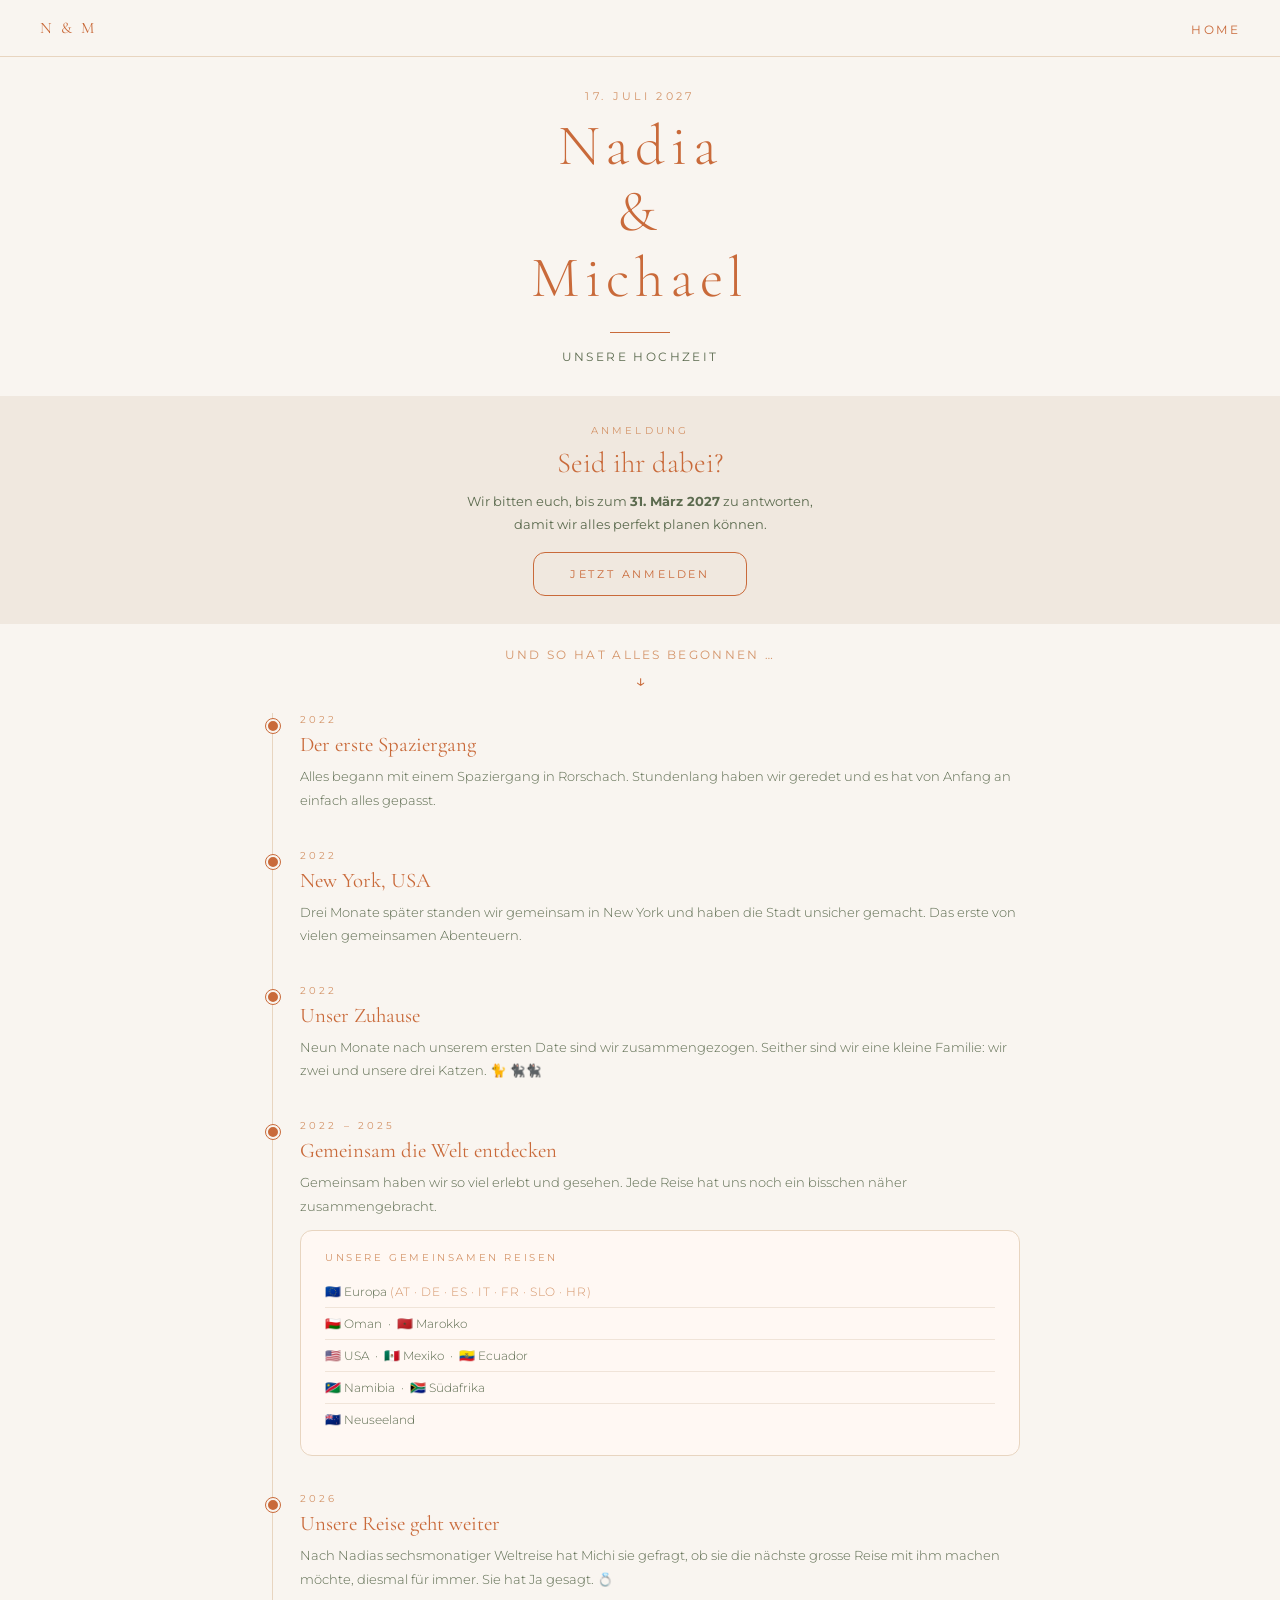
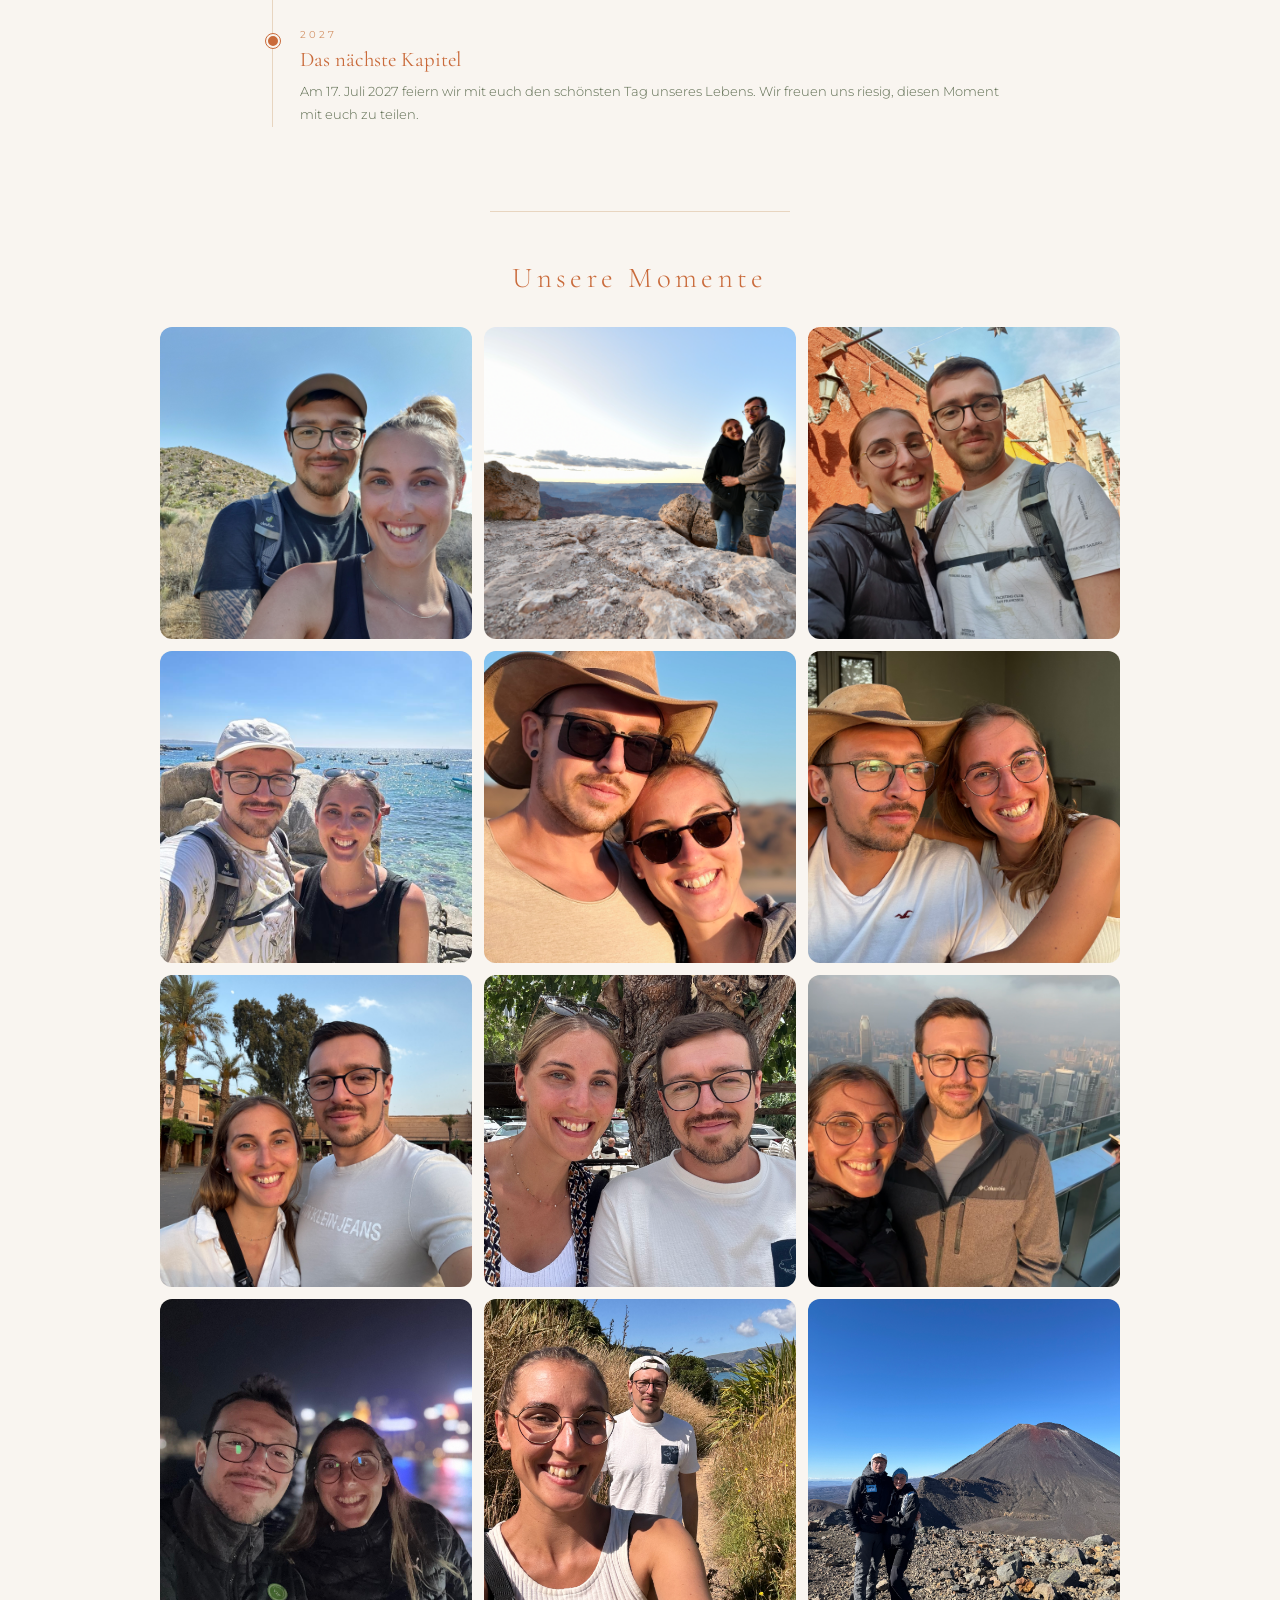
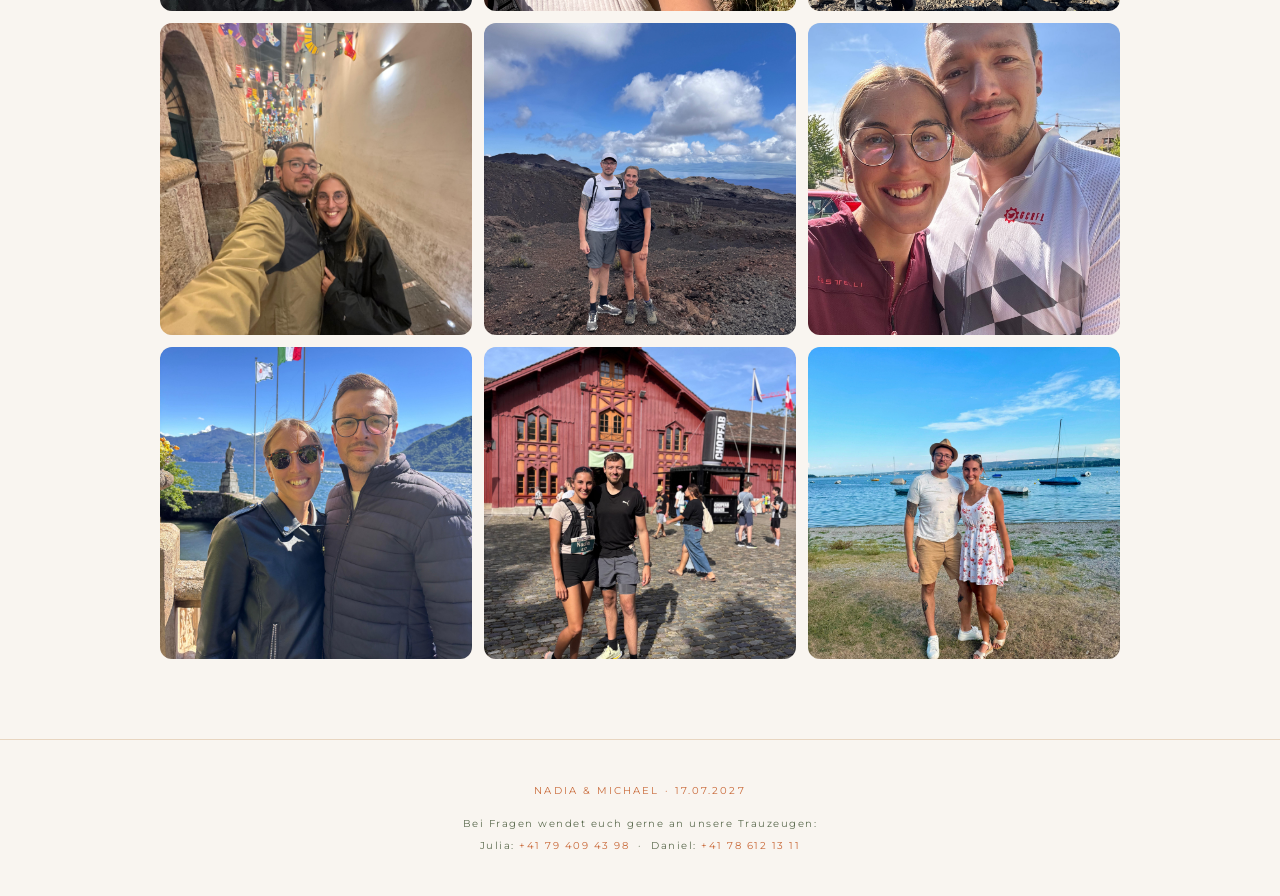
<file: home.html>
<!DOCTYPE html>
<html lang="de">
<head>
  <meta charset="UTF-8" />
  <meta name="viewport" content="width=device-width, initial-scale=1.0"/>
  <title>Nadia & Michael – Home</title>
  <link href="https://fonts.googleapis.com/css2?family=Cormorant+Garamond:ital,wght@0,300;0,400;1,300;1,400&family=Montserrat:wght@300;400&display=swap" rel="stylesheet"/>
  <style>
    * { margin: 0; padding: 0; box-sizing: border-box; }

    body {
      background-color: #f9f5f0;
      font-family: 'Montserrat', sans-serif;
      color: #5C6B4F;
    }

    nav {
      background-color: #f9f5f0;
      border-bottom: 1px solid #e8d5c0;
      padding: 18px 40px;
      display: flex;
      justify-content: space-between;
      align-items: center;
      position: sticky;
      top: 0;
      z-index: 100;
    }

    .nav-logo {
      font-family: 'Cormorant Garamond', serif;
      font-size: 1rem;
      letter-spacing: 0.15em;
      color: #C96A3A;
    }

    .nav-links a {
      font-size: 0.75rem;
      letter-spacing: 0.2em;
      text-transform: uppercase;
      color: #5C6B4F;
      text-decoration: none;
      margin-left: 32px;
      transition: color 0.3s;
    }

    .nav-links a:hover,
    .nav-links a.active { color: #C96A3A; }

    .nav-infos,
    .nav-wunsch { display: none; }

    /* ── Hero ── */
    .hero {
      text-align: center;
      padding: 32px 20px 16px;
    }

    .hero-sub {
      font-size: 0.7rem;
      letter-spacing: 0.3em;
      text-transform: uppercase;
      color: #D4956A;
      margin-bottom: 10px;
    }

    .hero h1 {
      font-family: 'Cormorant Garamond', serif;
      font-size: clamp(2.2rem, 6vw, 3.6rem);
      font-weight: 300;
      color: #C96A3A;
      letter-spacing: 0.1em;
      line-height: 1.15;
    }

    .hero-divider {
      width: 60px;
      height: 1px;
      background: #C96A3A;
      margin: 20px auto 0;
    }

    .hero-tagline {
      font-size: 0.75rem;
      letter-spacing: 0.2em;
      text-transform: uppercase;
      color: #5C6B4F;
      text-align: center;
      padding: 16px 0;
    }

    /* ── Schlichte Trennlinie ── */
    .simple-divider {
      width: 100%;
      max-width: 300px;
      height: 1px;
      background: #e8d5c0;
      margin: 28px auto;
    }

    /* ── RSVP ── */
    .rsvp-section {
      background: #f0e8df;
      text-align: center;
      padding: 28px 20px;
    }

    .rsvp-section .label {
      font-size: 0.65rem;
      letter-spacing: 0.3em;
      text-transform: uppercase;
      color: #D4956A;
      margin-bottom: 8px;
      display: block;
    }

    .rsvp-section h2 {
      font-family: 'Cormorant Garamond', serif;
      font-size: 1.8rem;
      font-weight: 300;
      color: #C96A3A;
      margin-bottom: 10px;
    }

    .rsvp-section p {
      font-size: 0.8rem;
      color: #5C6B4F;
      line-height: 1.8;
      margin-bottom: 16px;
    }

    .rsvp-btn {
      display: inline-block;
      padding: 14px 36px;
      border: 1px solid #C96A3A;
      border-radius: 12px;
      color: #C96A3A;
      font-size: 0.7rem;
      letter-spacing: 0.25em;
      text-transform: uppercase;
      text-decoration: none;
      transition: all 0.3s;
    }

    .rsvp-btn:hover {
      background: #C96A3A;
      color: #fff;
    }

    /* ── Story Bridge ── */
    .story-bridge {
      text-align: center;
      padding: 24px 20px 0;
    }

    .story-bridge p {
      font-size: 0.72rem;
      letter-spacing: 0.2em;
      text-transform: uppercase;
      color: #D4956A;
    }

    .story-bridge-arrow {
      font-size: 1.1rem;
      color: #C96A3A;
      margin: 10px auto 0;
      display: block;
      text-align: center;
      line-height: 1;
      animation: bounce 1.8s infinite;
    }

    @keyframes bounce {
      0%, 100% { transform: translateY(0); }
      50%       { transform: translateY(5px); }
    }

    /* ── Timeline ── */
    .timeline-section {
      max-width: 800px;
      margin: 0 auto;
      padding: 24px 20px 20px;
    }

    .timeline {
      position: relative;
      padding-left: 40px;
    }

    .timeline::before {
      content: '';
      position: absolute;
      left: 12px;
      top: 0;
      bottom: 0;
      width: 1px;
      background: #e8d5c0;
    }

    .timeline-item {
      position: relative;
      margin-bottom: 36px;
    }

    .timeline-item::before {
      content: '';
      position: absolute;
      left: -34px;
      top: 6px;
      width: 10px;
      height: 10px;
      border-radius: 50%;
      background: #C96A3A;
      border: 2px solid #f9f5f0;
      outline: 1px solid #C96A3A;
    }

    .timeline-year {
      font-size: 0.65rem;
      letter-spacing: 0.3em;
      text-transform: uppercase;
      color: #D4956A;
      margin-bottom: 6px;
    }

    .timeline-title {
      font-family: 'Cormorant Garamond', serif;
      font-size: 1.3rem;
      font-weight: 400;
      color: #C96A3A;
      margin-bottom: 8px;
    }

    .timeline-text {
      font-size: 0.82rem;
      line-height: 1.8;
      color: #5C6B4F;
      font-weight: 300;
    }

    /* ── Reisen-Box ── */
    .reisen-box {
      background: #fff8f3;
      border: 1px solid #e8d5c0;
      border-radius: 12px;
      padding: 20px 24px;
      margin-top: 12px;
    }

    .reisen-box .reisen-label {
      font-size: 0.65rem;
      letter-spacing: 0.25em;
      text-transform: uppercase;
      color: #D4956A;
      margin-bottom: 12px;
      display: block;
    }

    .reisen-list {
      list-style: none;
      font-size: 0.78rem;
      color: #5C6B4F;
      font-weight: 300;
    }

    .reisen-list li {
      padding: 8px 0;
      border-bottom: 1px solid #f0e4d8;
    }

    .reisen-list li:last-child { border-bottom: none; }

    .reisen-countries {
      font-size: 0.72rem;
      color: #D4956A;
      letter-spacing: 0.05em;
    }

    /* ── Galerie ── */
    .galerie-section {
      max-width: 1000px;
      margin: 0 auto;
      padding: 20px 20px 80px;
    }

    .galerie-section h2 {
      font-family: 'Cormorant Garamond', serif;
      font-size: 1.8rem;
      font-weight: 300;
      text-align: center;
      letter-spacing: 0.15em;
      color: #C96A3A;
      margin-bottom: 32px;
    }

    .galerie-grid {
      display: grid;
      grid-template-columns: repeat(3, 1fr);
      gap: 12px;
    }

    .galerie-placeholder {
      aspect-ratio: 1;
      background: #f0e8df;
      border-radius: 12px;
      overflow: hidden;
    }

    .galerie-placeholder img {
      width: 100%;
      height: 100%;
      object-fit: cover;
      display: block;
    }

    /* ── Footer ── */
    footer {
      text-align: center;
      padding: 40px 20px;
      border-top: 1px solid #e8d5c0;
      font-size: 0.65rem;
      letter-spacing: 0.2em;
      text-transform: uppercase;
      color: #C96A3A;
      line-height: 2.2;
    }

    footer .trauzeugen {
      margin-top: 10px;
      font-size: 0.62rem;
      color: #5C6B4F;
      letter-spacing: 0.15em;
      text-transform: none;
    }

    footer .trauzeugen a {
      color: #C96A3A;
      text-decoration: none;
    }

    @media (max-width: 600px) {
      nav { padding: 16px 20px; }
      .nav-logo { font-size: 1rem; }
      .nav-links a { margin-left: 16px; font-size: 0.65rem; }
      .galerie-grid { grid-template-columns: repeat(2, 1fr); }
    }
  </style>
</head>
<body>

  <nav>
    <div class="nav-logo">N & M</div>
    <div class="nav-links">
      <a href="home.html" class="active">Home</a>
      <a href="infos.html" class="nav-infos">Infos</a>
      <a href="wunschliste.html" class="nav-wunsch">Wunschliste</a>
    </div>
  </nav>

  <!-- Hero -->
  <div class="hero">
    <p class="hero-sub">17. Juli 2027</p>
    <h1>Nadia<br>&amp;<br>Michael</h1>
    <div class="hero-divider"></div>
    <p class="hero-tagline">Unsere Hochzeit</p>
  </div>

  <!-- RSVP -->
  <section class="rsvp-section">
    <span class="label">Anmeldung</span>
    <h2>Seid ihr dabei?</h2>
    <p>Wir bitten euch, bis zum <strong>31. März 2027</strong> zu antworten,<br/>damit wir alles perfekt planen können.</p>
    <a href="#" id="rsvp-btn" target="_blank" class="rsvp-btn">Jetzt anmelden</a>
  </section>

  <!-- Story Bridge -->
  <div class="story-bridge">
    <p>Und so hat alles begonnen …</p>
    <span class="story-bridge-arrow">↓</span>
  </div>

  <!-- Timeline (kein Divider davor) -->
  <section class="timeline-section">
    <div class="timeline">

      <div class="timeline-item">
        <p class="timeline-year">2022</p>
        <p class="timeline-title">Der erste Spaziergang</p>
        <p class="timeline-text">Alles begann mit einem Spaziergang in Rorschach. Stundenlang haben wir geredet und es hat von Anfang an einfach alles gepasst.</p>
      </div>

      <div class="timeline-item">
        <p class="timeline-year">2022</p>
        <p class="timeline-title">New York, USA</p>
        <p class="timeline-text">Drei Monate später standen wir gemeinsam in New York und haben die Stadt unsicher gemacht. Das erste von vielen gemeinsamen Abenteuern.</p>
      </div>

      <div class="timeline-item">
        <p class="timeline-year">2022</p>
        <p class="timeline-title">Unser Zuhause</p>
        <p class="timeline-text">Neun Monate nach unserem ersten Date sind wir zusammengezogen. Seither sind wir eine kleine Familie: wir zwei und unsere drei Katzen. 🐈 🐈‍⬛🐈‍⬛</p>
      </div>

      <div class="timeline-item">
        <p class="timeline-year">2022 – 2025</p>
        <p class="timeline-title">Gemeinsam die Welt entdecken</p>
        <p class="timeline-text">Gemeinsam haben wir so viel erlebt und gesehen. Jede Reise hat uns noch ein bisschen näher zusammengebracht.</p>
        <div class="reisen-box">
          <span class="reisen-label">Unsere gemeinsamen Reisen</span>
          <ul class="reisen-list">
            <li>🇪🇺 Europa <span class="reisen-countries">(AT · DE · ES · IT · FR · SLO · HR)</span></li>
            <li>🇴🇲 Oman &nbsp;·&nbsp; 🇲🇦 Marokko</li>
            <li>🇺🇸 USA &nbsp;·&nbsp; 🇲🇽 Mexiko &nbsp;·&nbsp; 🇪🇨 Ecuador</li>
            <li>🇳🇦 Namibia &nbsp;·&nbsp; 🇿🇦 Südafrika</li>
            <li>🇳🇿 Neuseeland</li>
          </ul>
        </div>
      </div>

      <div class="timeline-item">
        <p class="timeline-year">2026</p>
        <p class="timeline-title">Unsere Reise geht weiter</p>
        <p class="timeline-text">Nach Nadias sechsmonatiger Weltreise hat Michi sie gefragt, ob sie die nächste grosse Reise mit ihm machen möchte, diesmal für immer. Sie hat Ja gesagt. 💍</p>
      </div>

      <div class="timeline-item">
        <p class="timeline-year">2027</p>
        <p class="timeline-title">Das nächste Kapitel</p>
        <p class="timeline-text">Am 17. Juli 2027 feiern wir mit euch den schönsten Tag unseres Lebens. Wir freuen uns riesig, diesen Moment mit euch zu teilen.</p>
      </div>

    </div>
  </section>

  <!-- Trennlinie vor Galerie -->
  <div class="simple-divider"></div>

  <!-- Galerie -->
  <section class="galerie-section">
    <h2>Unsere Momente</h2>
    <div class="galerie-grid">
      <div class="galerie-placeholder"><img src="USA1.JPG"      loading="lazy" alt="Nadia und Michael in den USA"></div>
      <div class="galerie-placeholder"><img src="USA4.JPG"      loading="lazy" alt="Nadia und Michael in den USA"></div>
      <div class="galerie-placeholder"><img src="MX1.JPG"       loading="lazy" alt="Nadia und Michael in Mexiko"></div>
      <div class="galerie-placeholder"><img src="MX2.JPG"       loading="lazy" alt="Nadia und Michael in Mexiko"></div>
      <div class="galerie-placeholder"><img src="NAMIBIA1.JPG"  loading="lazy" alt="Nadia und Michael in Namibia"></div>
      <div class="galerie-placeholder"><img src="NAMIBIA2.jpg" loading="lazy" alt="Nadia und Michael in Namibia"></div>
      <div class="galerie-placeholder"><img src="Marokko1.jpg" loading="lazy" alt="Nadia und Michael in Marokko"></div>
      <div class="galerie-placeholder"><img src="Marokko2.jpg" loading="lazy" alt="Nadia und Michael in Marokko"></div>
      <div class="galerie-placeholder"><img src="HK1.jpg"      loading="lazy" alt="Nadia und Michael in Hongkong"></div>
      <div class="galerie-placeholder"><img src="HK2.JPG"       loading="lazy" alt="Nadia und Michael in Hongkong"></div>
      <div class="galerie-placeholder"><img src="NZ1.jpg"      loading="lazy" alt="Nadia und Michael in Neuseeland"></div>
      <div class="galerie-placeholder"><img src="NZ2.jpg"      loading="lazy" alt="Nadia und Michael in Neuseeland"></div>
      <div class="galerie-placeholder"><img src="Cuenca.jpg"      loading="lazy" alt="Nadia und Michael in Cuenca"></div>
      <div class="galerie-placeholder"><img src="Isabela.jpg"      loading="lazy" alt="Nadia und Michael auf Galapagos"></div>
      <div class="galerie-placeholder"><img src="Velo.jpg"      loading="lazy" alt="Nadia und Michael am Velo fahren"></div>
      <div class="galerie-placeholder"><img src="Comersee.jpg"      loading="lazy" alt="Nadia und Michael am Comersee"></div>
      <div class="galerie-placeholder"><img src="Halbmarathon.jpg"      loading="lazy" alt="Nadia und Michael in Winterthur am Halbmarathon"></div>
      <div class="galerie-placeholder"><img src="See.jpg"      loading="lazy" alt="Nadia und Michael in Radolfszell am See"></div>
    </div>
  </section>

  <footer>
    Nadia &amp; Michael · 17.07.2027
    <div class="trauzeugen">
      Bei Fragen wendet euch gerne an unsere Trauzeugen:<br/>
      Julia: <a href="tel:+41794094398">+41 79 409 43 98</a>
      &nbsp;·&nbsp;
      Daniel: <a href="tel:+41786121311">+41 78 612 13 11</a>
    </div>
  </footer>

  <script>
    (function () {
      const guestType = localStorage.getItem('guestType');
      const navInfos  = document.querySelector('.nav-infos');
      const navWunsch = document.querySelector('.nav-wunsch');
      const rsvpBtn   = document.getElementById('rsvp-btn');

      if (guestType === 'apero' || guestType === 'dinner') {
        if (navInfos)  navInfos.style.display  = 'inline';
        if (navWunsch) navWunsch.style.display = 'inline';
      }

      if (guestType === 'dinner') {
        rsvpBtn.href = 'https://docs.google.com/forms/d/e/1FAIpQLSdZY2ESQ9NjPX6xQlURDryIO7YJCTo2rn56IUa__bzfEPUSGg/viewform?usp=dialog';
      } else {
        rsvpBtn.href = 'https://docs.google.com/forms/d/e/1FAIpQLScpeH6tp2maiEYcViqHFCe-tiYBKmNYS4B47XQoLdVbw0OXLA/viewform?usp=dialog';
      }
    })();
  </script>

</body>
</html>
</file>
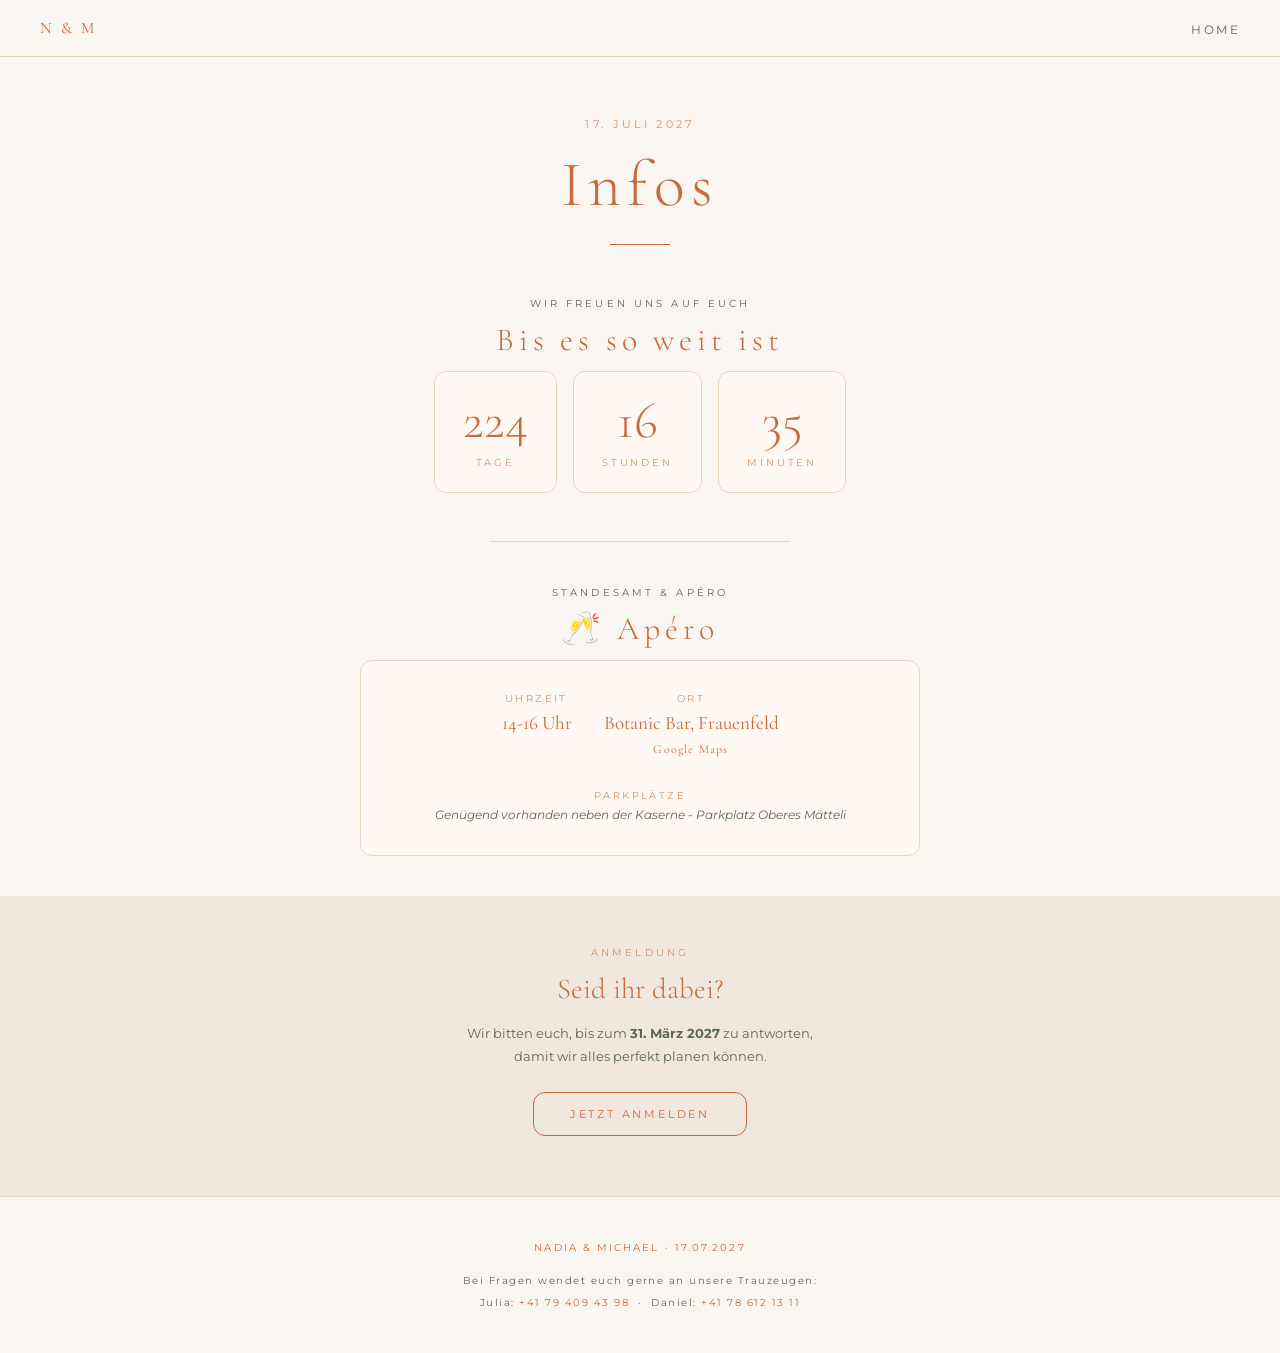
<file: infos.html>
<!DOCTYPE html>
<html lang="de">
<head>
  <meta charset="UTF-8" />
  <meta name="viewport" content="width=device-width, initial-scale=1.0"/>
  <title>Nadia & Michael – Infos</title>
  <link href="https://fonts.googleapis.com/css2?family=Cormorant+Garamond:ital,wght@0,300;0,400;1,300;1,400&family=Montserrat:wght@300;400&display=swap" rel="stylesheet"/>
  <style>
    * { margin: 0; padding: 0; box-sizing: border-box; }

    body {
      background-color: #f9f5f0;
      font-family: 'Montserrat', sans-serif;
      color: #5C6B4F;
    }

    nav {
      background-color: #f9f5f0;
      border-bottom: 1px solid #e8d5c0;
      padding: 18px 40px;
      display: flex;
      justify-content: space-between;
      align-items: center;
      position: sticky;
      top: 0;
      z-index: 100;
    }

    .nav-logo {
      font-family: 'Cormorant Garamond', serif;
      font-size: 1rem;
      letter-spacing: 0.15em;
      color: #C96A3A;
    }

    .nav-links a {
      font-size: 0.75rem;
      letter-spacing: 0.2em;
      text-transform: uppercase;
      color: #5C6B4F;
      text-decoration: none;
      margin-left: 32px;
      transition: color 0.3s;
    }

    .nav-links a:hover,
    .nav-links a.active { color: #C96A3A; }

    .nav-infos,
    .nav-wunsch { display: none; }

    /* ── Hero ── */
    .hero {
      text-align: center;
      padding: 60px 20px 36px;
    }

    .hero-sub {
      font-size: 0.7rem;
      letter-spacing: 0.3em;
      text-transform: uppercase;
      color: #D4956A;
      margin-bottom: 16px;
    }

    .hero h1 {
      font-family: 'Cormorant Garamond', serif;
      font-size: clamp(2.5rem, 6vw, 4rem);
      font-weight: 300;
      color: #C96A3A;
      letter-spacing: 0.1em;
      line-height: 1.2;
    }

    .hero-divider {
      width: 60px;
      height: 1px;
      background: #C96A3A;
      margin: 20px auto 0;
    }

    /* ── Schlichte Trennlinie ── */
    .simple-divider {
      width: 100%;
      max-width: 300px;
      height: 1px;
      background: #e8d5c0;
      margin: 28px auto;
    }

    /* ── Sektions-Titel ── */
    .section-title {
      text-align: center;
      padding: 16px 20px 12px;
    }

    .section-title .label {
      font-size: 0.65rem;
      letter-spacing: 0.3em;
      text-transform: uppercase;
      color: #5C6B4F;
      margin-bottom: 10px;
      display: block;
    }

    .section-title h2 {
      font-family: 'Cormorant Garamond', serif;
      font-size: 2rem;
      font-weight: 300;
      color: #C96A3A;
      letter-spacing: 0.15em;
    }

    /* ── Countdown ── */
    .countdown-wrap {
      padding: 0 20px 20px;
    }

    .countdown-grid {
      display: flex;
      justify-content: center;
      gap: 16px;
      flex-wrap: wrap;
    }

    .countdown-box {
      background: #fff8f3;
      border: 1px solid #e8d5c0;
      border-radius: 12px;
      padding: 24px 28px;
      min-width: 120px;
      text-align: center;
    }

    .countdown-box .number {
      font-family: 'Cormorant Garamond', serif;
      font-size: clamp(2.2rem, 5vw, 3.2rem);
      font-weight: 300;
      color: #C96A3A;
      line-height: 1;
      margin-bottom: 10px;
    }

    .countdown-box .unit {
      font-size: 0.6rem;
      letter-spacing: 0.3em;
      text-transform: uppercase;
      color: #D4956A;
    }

    /* ── Info-Kästchen ── */
    .info-wrap {
      max-width: 600px;
      margin: 0 auto;
      padding: 0 20px 40px;
    }

    .info-card {
      background: #fff8f3;
      border: 1px solid #e8d5c0;
      border-radius: 12px;
      padding: 32px 40px;
      text-align: center;
    }

    .info-card .detail-row {
      display: flex;
      justify-content: center;
      gap: 32px;
      flex-wrap: wrap;
    }

    .info-card .detail-item {
      text-align: center;
    }

    .info-card .detail-label {
      font-size: 0.6rem;
      letter-spacing: 0.25em;
      text-transform: uppercase;
      color: #D4956A;
      margin-bottom: 6px;
      display: block;
    }

    .info-card .detail-value {
      font-family: 'Cormorant Garamond', serif;
      font-size: 1.2rem;
      color: #C96A3A;
      line-height: 1.4;
    }

    .info-card .detail-value a {
      color: #C96A3A;
      font-size: 0.75rem;
      letter-spacing: 0.1em;
      text-decoration: none;
      display: block;
      margin-top: 4px;
    }

    .info-card .detail-value a:hover {
      text-decoration: underline;
    }

    .info-card .detail-value .detail-note {
      font-family: 'Montserrat', sans-serif;
      font-size: 0.72rem;
      color: #5C6B4F;
      font-style: italic;
      display: block;
      margin-top: 4px;
    }

    /* ── Dresscode ── */
    .dresscode-wrap {
      max-width: 600px;
      margin: 0 auto;
      padding: 0 20px 40px;
    }

    .dresscode-box {
      background: #fff8f3;
      border: 1px solid #e8d5c0;
      border-radius: 12px;
      padding: 36px 40px;
      text-align: center;
    }

    .dresscode-box .label {
      font-size: 0.65rem;
      letter-spacing: 0.3em;
      text-transform: uppercase;
      color: #D4956A;
      margin-bottom: 12px;
      display: block;
    }

    .dresscode-box h3 {
      font-family: 'Cormorant Garamond', serif;
      font-size: 1.8rem;
      font-weight: 300;
      color: #C96A3A;
      margin-bottom: 10px;
    }

    .dresscode-box .sub {
      font-size: 0.8rem;
      font-style: italic;
      color: #D4956A;
      margin-bottom: 28px;
    }

    .dresscode-grid {
      display: grid;
      grid-template-columns: 1fr 1fr;
      gap: 20px;
      max-width: 440px;
      margin: 0 auto;
    }

    .dresscode-item {
      padding: 24px 20px;
      border-radius: 12px;
      font-size: 0.8rem;
      line-height: 1.7;
      color: #5C6B4F;
    }

    .dresscode-item.sie { background: #f5e6da; }
    .dresscode-item.er  { background: #e8eee0; }

    .dresscode-item strong {
      display: block;
      font-family: 'Cormorant Garamond', serif;
      font-size: 1.1rem;
      color: #C96A3A;
      margin-bottom: 6px;
      font-weight: 400;
    }

    .color-palette {
      display: flex;
      justify-content: center;
      gap: 8px;
      margin-top: 14px;
    }

    .color-swatch {
      width: 28px;
      height: 28px;
      border-radius: 50%;
      display: inline-block;
      border: 1px solid rgba(0,0,0,0.08);
      cursor: default;
      transition: transform 0.2s;
    }

    .color-swatch:hover { transform: scale(1.2); }

    /* ── RSVP ── */
    .rsvp-section {
      background: #f0e8df;
      text-align: center;
      padding: 50px 20px 60px;
    }

    .rsvp-section .label {
      font-size: 0.65rem;
      letter-spacing: 0.3em;
      text-transform: uppercase;
      color: #D4956A;
      margin-bottom: 12px;
      display: block;
    }

    .rsvp-section h2 {
      font-family: 'Cormorant Garamond', serif;
      font-size: 1.8rem;
      font-weight: 300;
      color: #C96A3A;
      margin-bottom: 16px;
    }

    .rsvp-section p {
      font-size: 0.8rem;
      color: #5C6B4F;
      line-height: 1.8;
      margin-bottom: 24px;
    }

    .rsvp-btn {
      display: inline-block;
      padding: 14px 36px;
      border: 1px solid #C96A3A;
      border-radius: 12px;
      color: #C96A3A;
      font-size: 0.7rem;
      letter-spacing: 0.25em;
      text-transform: uppercase;
      text-decoration: none;
      transition: all 0.3s;
    }

    .rsvp-btn:hover {
      background: #C96A3A;
      color: #fff;
    }

    /* ── Footer ── */
    footer {
      text-align: center;
      padding: 40px 20px;
      border-top: 1px solid #e8d5c0;
      font-size: 0.65rem;
      letter-spacing: 0.2em;
      text-transform: uppercase;
      color: #C96A3A;
      line-height: 2.2;
    }

    footer .trauzeugen {
      margin-top: 10px;
      font-size: 0.62rem;
      color: #5C6B4F;
      letter-spacing: 0.15em;
      text-transform: none;
    }

    footer .trauzeugen a {
      color: #C96A3A;
      text-decoration: none;
    }

    @media (max-width: 600px) {
      nav { padding: 16px 20px; }
      .nav-logo { font-size: 1rem; }
      .nav-links a { margin-left: 16px; font-size: 0.65rem; }
      .countdown-box { min-width: 90px; padding: 20px 16px; }
      .dresscode-grid { grid-template-columns: 1fr; }
      .info-card .detail-row { gap: 20px; }
      .info-card { padding: 28px 24px; }
    }
  </style>
</head>
<body>

  <nav>
    <div class="nav-logo">N & M</div>
    <div class="nav-links">
      <a href="home.html">Home</a>
      <a href="infos.html" class="nav-infos active">Infos</a>
      <a href="wunschliste.html" class="nav-wunsch">Wunschliste</a>
    </div>
  </nav>

  <!-- 1. Hero -->
  <div class="hero">
    <p class="hero-sub">17. Juli 2027</p>
    <h1>Infos</h1>
    <div class="hero-divider"></div>
  </div>

  <!-- 2. Countdown -->
  <div class="section-title">
    <span class="label">Wir freuen uns auf euch</span>
    <h2>Bis es so weit ist</h2>
  </div>

  <div class="countdown-wrap">
    <div class="countdown-grid">
      <div class="countdown-box">
        <div class="number" id="cd-days">–</div>
        <div class="unit">Tage</div>
      </div>
      <div class="countdown-box">
        <div class="number" id="cd-hours">–</div>
        <div class="unit">Stunden</div>
      </div>
      <div class="countdown-box">
        <div class="number" id="cd-minutes">–</div>
        <div class="unit">Minuten</div>
      </div>
    </div>
  </div>

  <!-- Trennlinie nach Countdown -->
  <div class="simple-divider"></div>

  <!-- 3. Apéro -->
  <div class="section-title">
    <span class="label">Standesamt & Apéro</span>
    <h2>🥂 Apéro</h2>
  </div>

  <div class="info-wrap">
  <div class="info-card">
    <div class="detail-row">
      <div class="detail-item">
        <span class="detail-label">Uhrzeit</span>
        <span class="detail-value">14-16 Uhr</span>
      </div>
      <div class="detail-item">
        <span class="detail-label">Ort</span>
        <span class="detail-value">Botanic Bar, Frauenfeld
          <a href="https://maps.app.goo.gl/F7ge3cpCvytpUSXS8" target="_blank">Google Maps</a>
        </span>
      </div>
      <div class="detail-item">
        <span class="detail-label">Parkplätze</span>
        <span class="detail-value">
          <span class="detail-note">Genügend vorhanden neben der Kaserne - Parkplatz Oberes Mätteli</span>
        </span>
      </div>
    </div>
  </div>
</div>

  <!-- 4. Dinner (nur für Dinner-Gäste) -->
  <div id="block-dinner" style="display:none;">
    <div class="simple-divider"></div>
    <div class="section-title">
      <span class="label">Abendfeier · Aachhuus · Salmsach</span>
      <h2>🍽️ Dinner</h2>
    </div>

    <div class="info-wrap">
      <div class="info-card">
        <div class="detail-row">
          <div class="detail-item">
            <span class="detail-label">Uhrzeit</span>
            <span class="detail-value">17 Uhr</span>
          </div>
          <div class="detail-item">
            <span class="detail-label">Ort</span>
            <span class="detail-value">Aachhuus
              <a href="https://maps.app.goo.gl/cbR9bCeGtSdXFEQW9" target="_blank">Google Maps</a>
            </span>
          </div>
          <div class="detail-item">
            <span class="detail-label">Parkplätze</span>
            <span class="detail-value">
              <span class="detail-note">Genügend vorhanden<br/>direkt vor dem Aachhuus</span>
            </span>
          </div>
        </div>
      </div>
    </div>

    <div class="dresscode-wrap">
      <div class="dresscode-box">
        <span class="label">Outfit des Abends</span>
        <h3>Dresscode</h3>
        <p class="sub">Sommerlich elegant – kurz oder lang</p>
        <div class="dresscode-grid">
<div class="dresscode-item sie">
  <strong>Sie</strong>
  Apricot- und Pfirsichtöne<br/>
  <span style="font-size:0.72rem; font-style:italic;">Muster (z. B. Blumenmuster) sind ebenfalls erlaubt</span>
  <div class="color-palette">
    <span class="color-swatch" style="background:#FFDAB9;" title="Peach"></span>
    <span class="color-swatch" style="background:#FFBF8C;" title="Apricot"></span>
    <span class="color-swatch" style="background:#E8956D;" title="Terracotta"></span>
    <span class="color-swatch" style="background:#F5CBA7;" title="Blush"></span>
    <span class="color-swatch" style="background: radial-gradient(circle at 30% 30%, #E8956D 15%, #FFDAB9 16%, #FFDAB9 35%, #F5CBA7 36%, #F5CBA7 55%, #FFBF8C 56%);" title="Muster erlaubt"></span>
  </div>
</div>
          <div class="dresscode-item er">
            <strong>Er</strong>
            Beige- und Grüntöne
            <div class="color-palette">
              <span class="color-swatch" style="background:#E8DCC8;" title="Sand"></span>
              <span class="color-swatch" style="background:#C9B99A;" title="Beige"></span>
              <span class="color-swatch" style="background:#8FAF7E;" title="Salbei"></span>
              <span class="color-swatch" style="background:#5C6B4F;" title="Waldgrün"></span>
              <span class="color-swatch" style="background:#D4C9A8;" title="Khaki"></span>
            </div>
          </div>
        </div>
      </div>
    </div>
  </div>

  <!-- 5. RSVP -->
  <section class="rsvp-section">
    <span class="label">Anmeldung</span>
    <h2>Seid ihr dabei?</h2>
    <p>Wir bitten euch, bis zum <strong>31. März 2027</strong> zu antworten,<br/>damit wir alles perfekt planen können.</p>
    <a href="#" id="rsvp-btn" target="_blank" class="rsvp-btn">Jetzt anmelden</a>
  </section>

  <footer>
    Nadia &amp; Michael · 17.07.2027
    <div class="trauzeugen">
      Bei Fragen wendet euch gerne an unsere Trauzeugen:<br/>
      Julia: <a href="tel:+41794094398">+41 79 409 43 98</a>
      &nbsp;·&nbsp;
      Daniel: <a href="tel:+41786121311">+41 78 612 13 11</a>
    </div>
  </footer>

  <script>
    (function () {
      const guestType   = localStorage.getItem('guestType');
      const navInfos    = document.querySelector('.nav-infos');
      const navWunsch   = document.querySelector('.nav-wunsch');
      const rsvpBtn     = document.getElementById('rsvp-btn');
      const blockDinner = document.getElementById('block-dinner');

      if (guestType === 'apero' || guestType === 'dinner') {
        if (navInfos)  navInfos.style.display  = 'inline';
        if (navWunsch) navWunsch.style.display = 'inline';
      }

      if (guestType === 'dinner') {
        rsvpBtn.href = 'https://docs.google.com/forms/d/e/1FAIpQLSdZY2ESQ9NjPX6xQlURDryIO7YJCTo2rn56IUa__bzfEPUSGg/viewform?usp=dialog';
        blockDinner.style.display = 'block';
      } else {
        rsvpBtn.href = 'https://docs.google.com/forms/d/e/1FAIpQLScpeH6tp2maiEYcViqHFCe-tiYBKmNYS4B47XQoLdVbw0OXLA/viewform?usp=dialog';
      }

      // ── Countdown ──
      const target = new Date('2027-07-17T14:00:00');

      function updateCountdown() {
        const diff = target - new Date();
        if (diff <= 0) {
          ['cd-days','cd-hours','cd-minutes']
            .forEach(id => document.getElementById(id).textContent = '0');
          return;
        }
        document.getElementById('cd-days').textContent    = Math.floor(diff / 86400000);
        document.getElementById('cd-hours').textContent   = Math.floor((diff % 86400000) / 3600000);
        document.getElementById('cd-minutes').textContent = Math.floor((diff % 3600000) / 60000);
      }

      updateCountdown();
      setInterval(updateCountdown, 60000);
    })();
  </script>

</body>
</html>
</file>
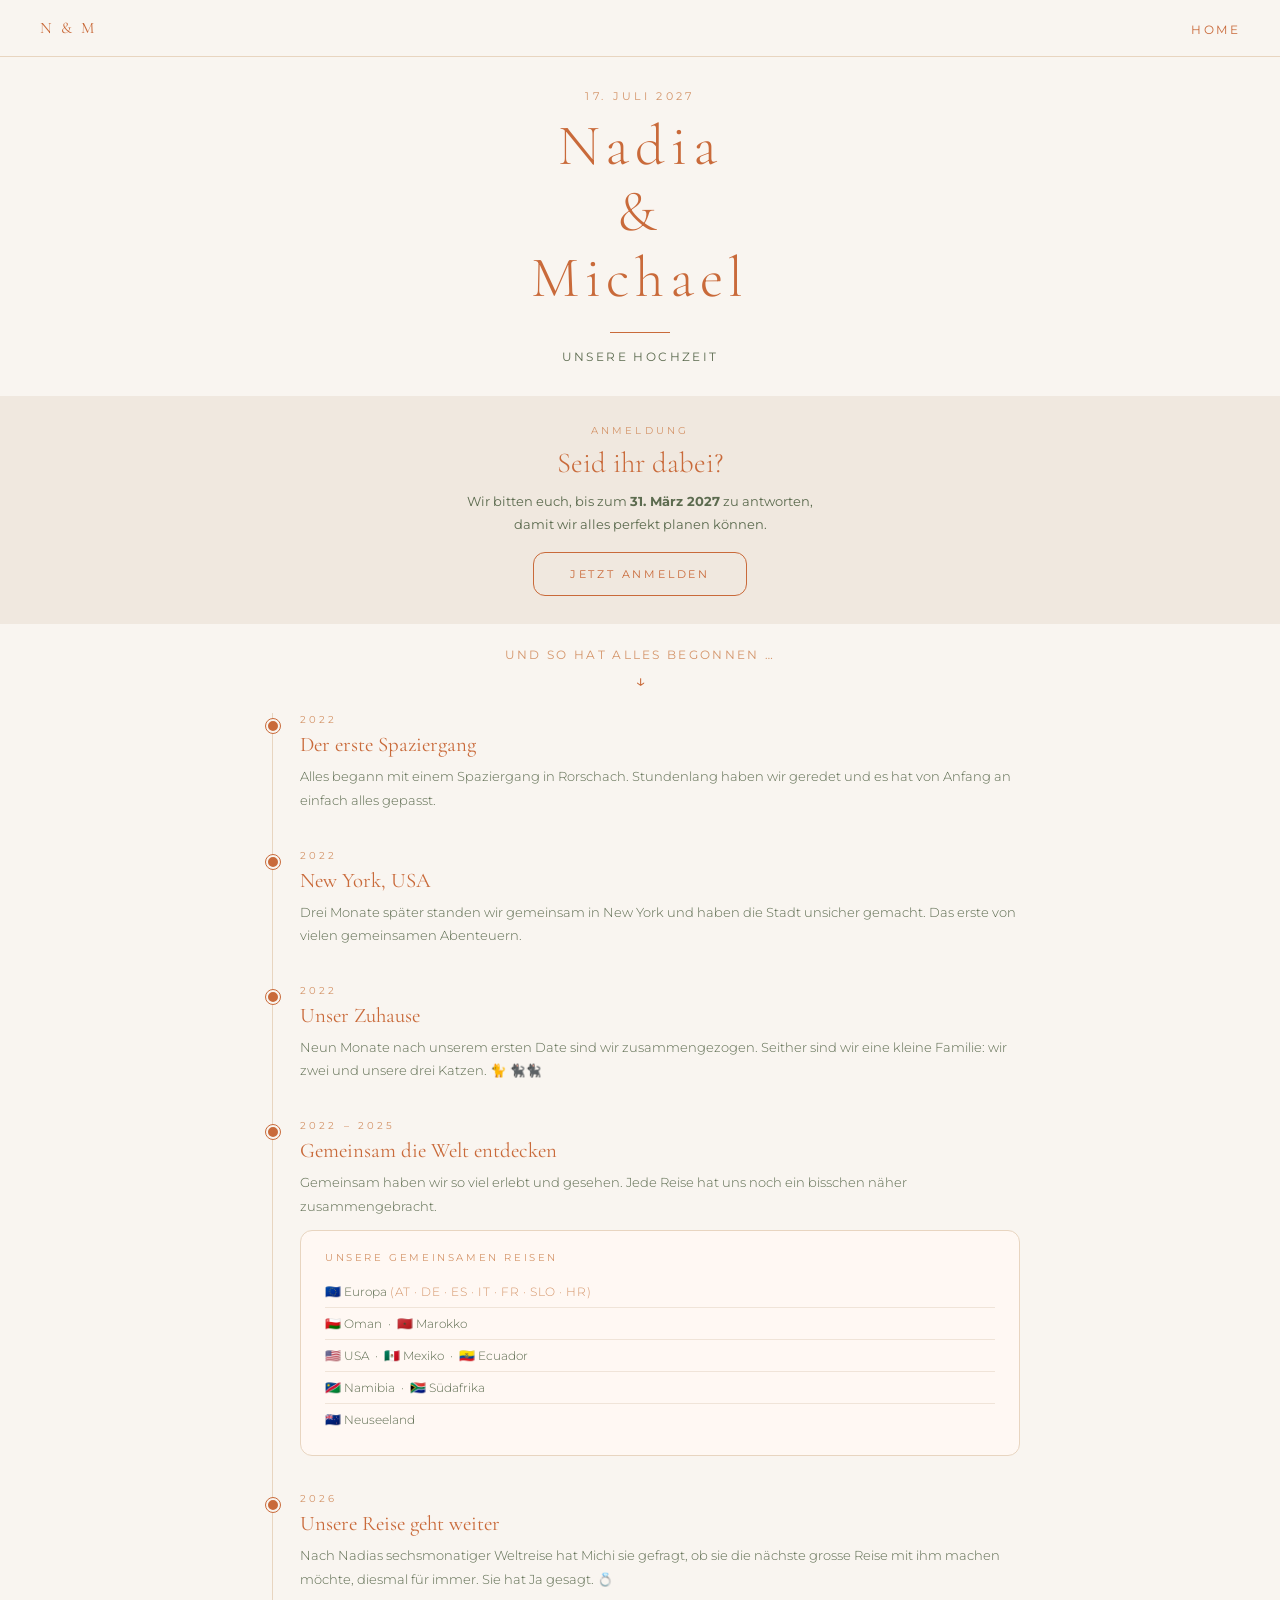
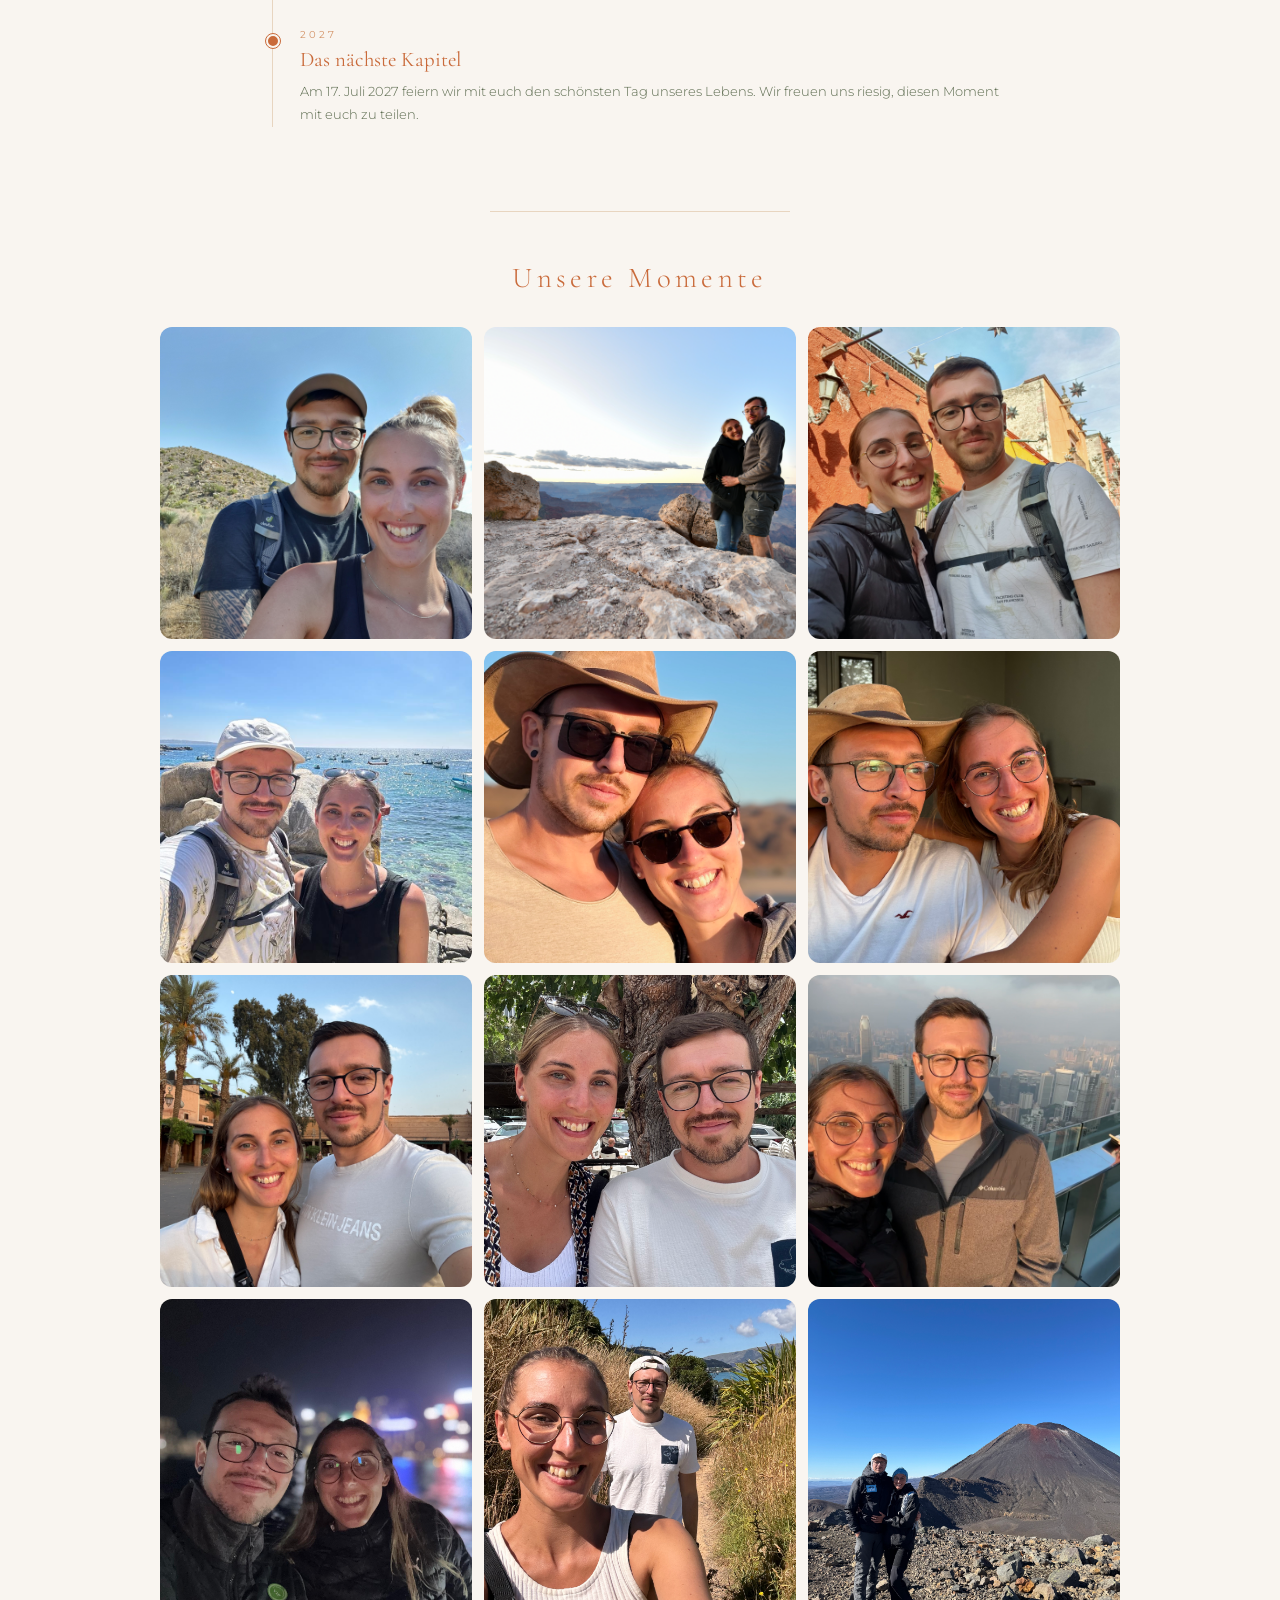
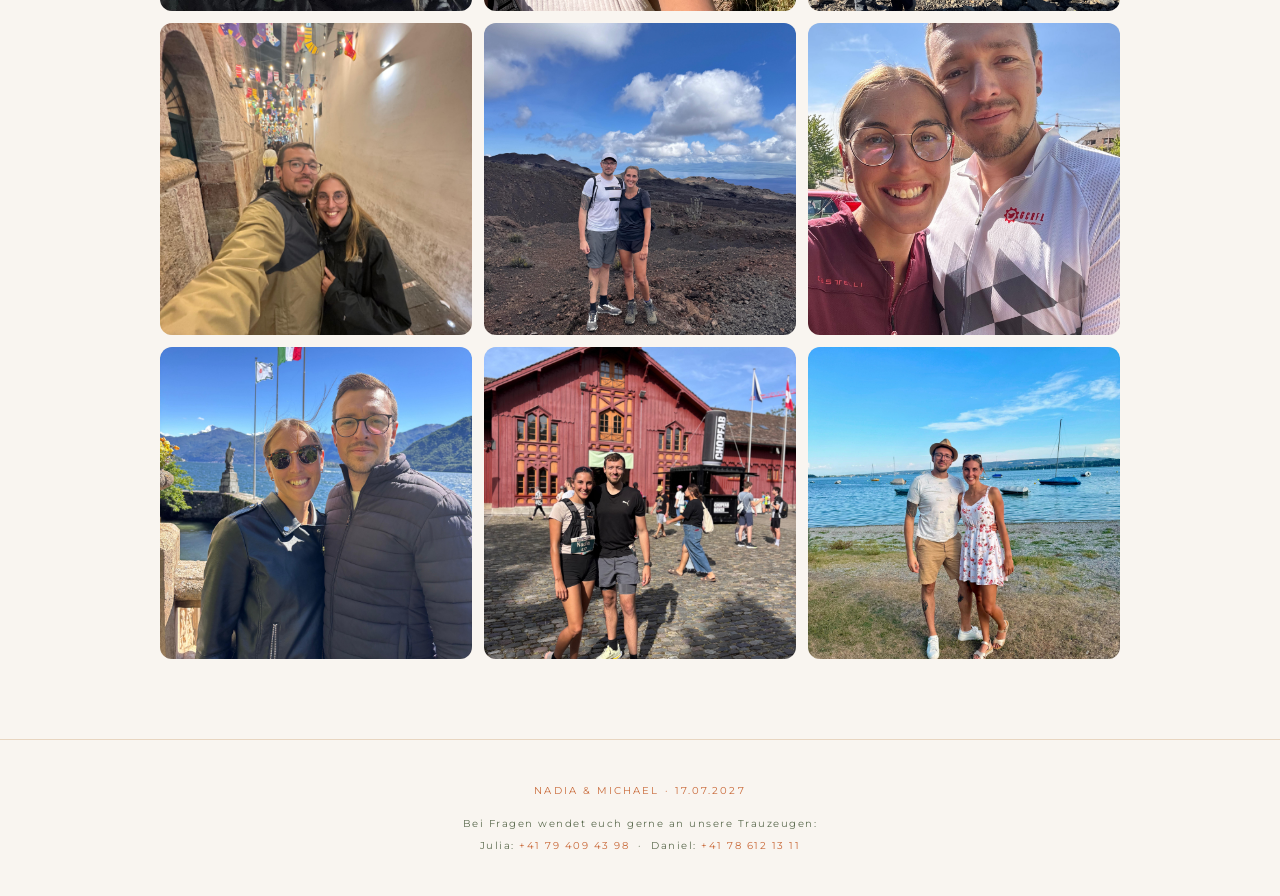
<file: start.html>
<!DOCTYPE html>
<html lang="de">
<head>
  <meta charset="UTF-8" />
  <meta name="viewport" content="width=device-width, initial-scale=1.0"/>
  <title>Nadia & Michael</title>
  <style>
    body {
      margin: 0;
      background-color: #f9f5f0;
      display: flex;
      align-items: center;
      justify-content: center;
      min-height: 100vh;
      font-family: 'Georgia', serif;
      color: #C96A3A;
      font-size: 1rem;
      letter-spacing: 0.1em;
    }
  </style>
</head>
<body>
  <p>Einen Moment …</p>
  <script>
    (function () {
      const params = new URLSearchParams(window.location.search);
      const type   = params.get('type');

      if (type === 'dinner' || type === 'apero') {
        localStorage.setItem('guestType', type);
      }

      window.location.replace('home.html');
    })();
  </script>
</body>
</html>
</file>
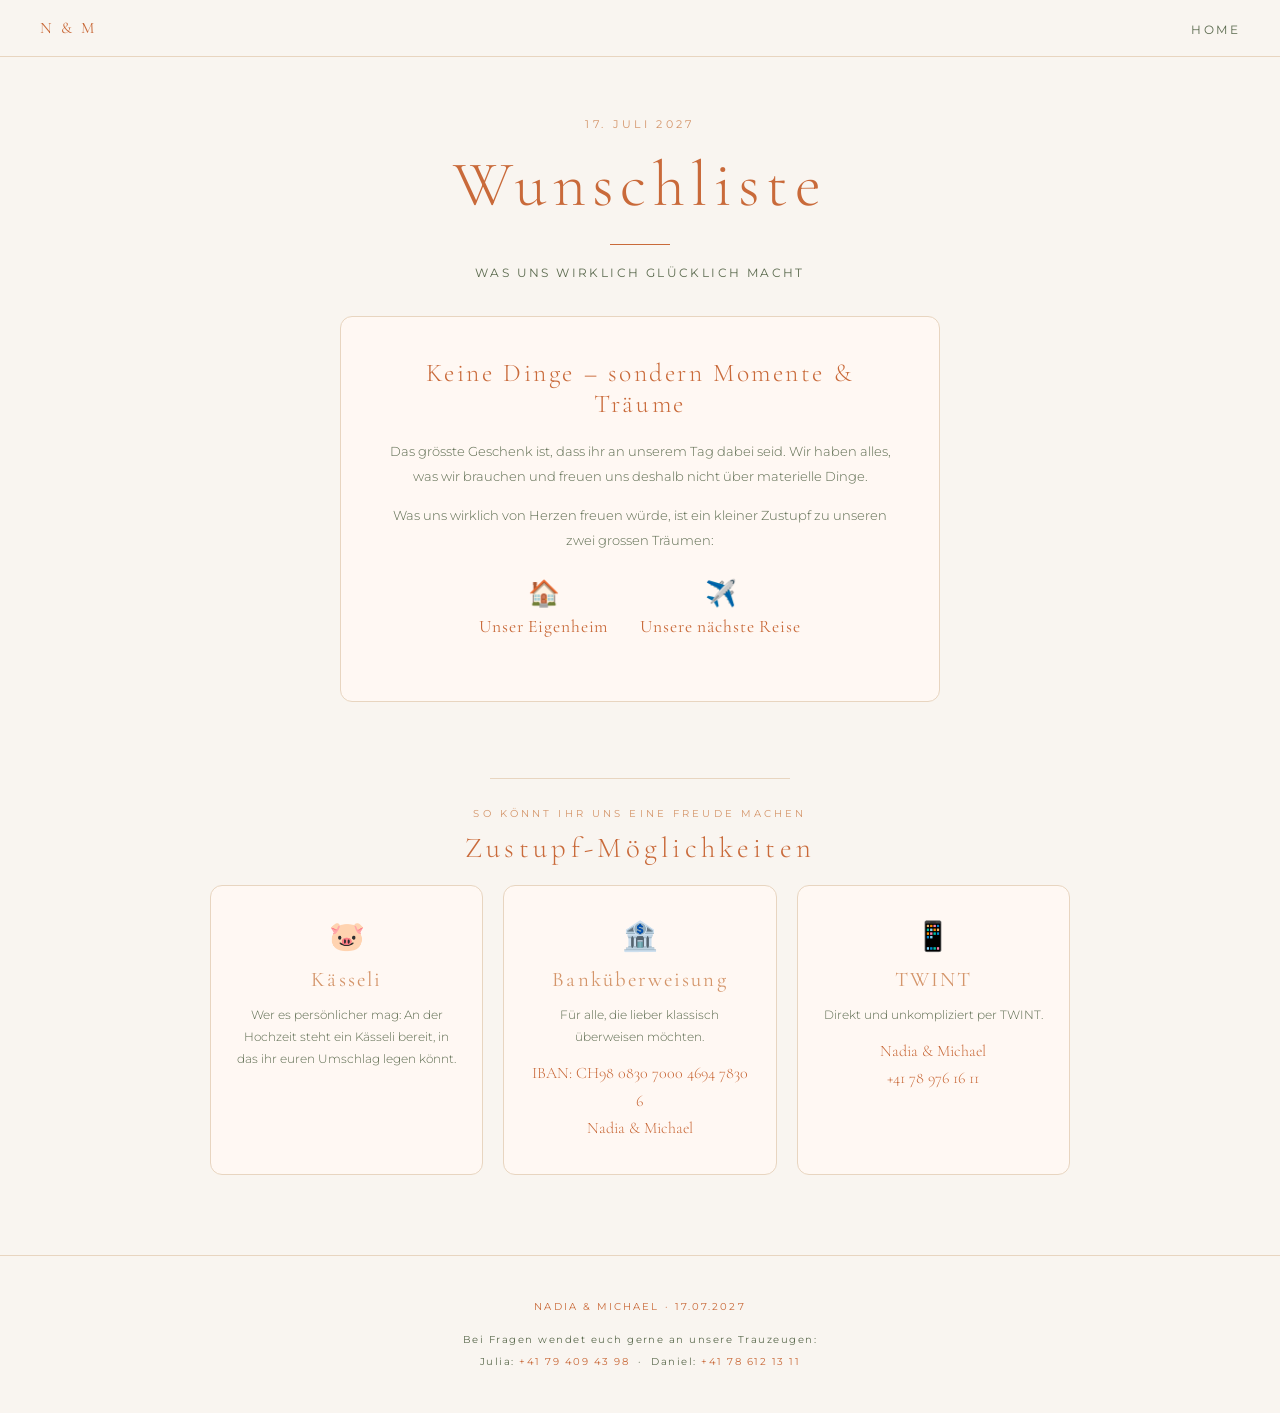
<file: wunschliste.html>
<!DOCTYPE html>
<html lang="de">
<head>
  <meta charset="UTF-8" />
  <meta name="viewport" content="width=device-width, initial-scale=1.0"/>
  <title>Nadia & Michael – Wunschliste</title>
  <link href="https://fonts.googleapis.com/css2?family=Cormorant+Garamond:ital,wght@0,300;0,400;1,300;1,400&family=Montserrat:wght@300;400&display=swap" rel="stylesheet"/>
  <style>
    * { margin: 0; padding: 0; box-sizing: border-box; }

    body {
      background-color: #f9f5f0;
      font-family: 'Montserrat', sans-serif;
      color: #5C6B4F;
    }

    nav {
      background-color: #f9f5f0;
      border-bottom: 1px solid #e8d5c0;
      padding: 18px 40px;
      display: flex;
      justify-content: space-between;
      align-items: center;
      position: sticky;
      top: 0;
      z-index: 100;
    }

    .nav-logo {
      font-family: 'Cormorant Garamond', serif;
      font-size: 1rem;
      letter-spacing: 0.15em;
      color: #C96A3A;
    }

    .nav-links a {
      font-size: 0.75rem;
      letter-spacing: 0.2em;
      text-transform: uppercase;
      color: #5C6B4F;
      text-decoration: none;
      margin-left: 32px;
      transition: color 0.3s;
    }

    .nav-links a:hover,
    .nav-links a.active { color: #C96A3A; }

    .nav-infos,
    .nav-wunsch { display: none; }

    /* ── Hero ── */
    .hero {
      text-align: center;
      padding: 60px 20px 36px;
    }

    .hero-sub {
      font-size: 0.7rem;
      letter-spacing: 0.3em;
      text-transform: uppercase;
      color: #D4956A;
      margin-bottom: 16px;
    }

    .hero h1 {
      font-family: 'Cormorant Garamond', serif;
      font-size: clamp(2.5rem, 6vw, 4rem);
      font-weight: 300;
      color: #C96A3A;
      letter-spacing: 0.1em;
      line-height: 1.2;
    }

    .hero-divider {
      width: 60px;
      height: 1px;
      background: #C96A3A;
      margin: 20px auto 20px;
    }

    .hero-tagline {
      font-size: 0.75rem;
      letter-spacing: 0.2em;
      text-transform: uppercase;
      color: #5C6B4F;
    }

    /* ── Schlichte Trennlinie ── */
    .simple-divider {
      width: 100%;
      max-width: 300px;
      height: 1px;
      background: #e8d5c0;
      margin: 28px auto;
    }

    /* ── Intro-Karte ── */
    .intro {
      max-width: 640px;
      margin: 0 auto;
      padding: 0 20px 48px;
      text-align: center;
    }

    .intro-card {
      background: #fff8f3;
      border: 1px solid #e8d5c0;
      border-radius: 12px;
      padding: 40px 44px;
    }

    .intro-card .icon {
      font-size: 2rem;
      margin-bottom: 20px;
    }

    .intro-card h2 {
      font-family: 'Cormorant Garamond', serif;
      font-size: 1.6rem;
      font-weight: 300;
      color: #C96A3A;
      letter-spacing: 0.1em;
      margin-bottom: 20px;
    }

    .intro-card p {
      font-size: 0.82rem;
      line-height: 1.9;
      color: #5C6B4F;
      font-weight: 300;
    }

    .intro-card p + p {
      margin-top: 14px;
    }

    /* ── Wunsch-Items ── */
    .wishes {
      display: flex;
      justify-content: center;
      gap: 32px;
      margin: 24px 0;
      flex-wrap: wrap;
    }

    .wish-item {
      text-align: center;
      color: #5C6B4F;
    }

    .wish-item .wish-icon {
      font-size: 1.6rem;
      display: block;
      margin-bottom: 8px;
    }

    .wish-item .wish-label {
      font-family: 'Cormorant Garamond', serif;
      font-size: 1.1rem;
      color: #C96A3A;
      display: block;
      letter-spacing: 0.05em;
    }

    /* ── Zahlungs-Titel ── */
    .zahlung-title {
      text-align: center;
      padding: 0 20px 20px;
    }

    .zahlung-title .label {
      font-size: 0.65rem;
      letter-spacing: 0.3em;
      text-transform: uppercase;
      color: #D4956A;
      margin-bottom: 10px;
      display: block;
    }

    .zahlung-title h2 {
      font-family: 'Cormorant Garamond', serif;
      font-size: 1.8rem;
      font-weight: 300;
      color: #C96A3A;
      letter-spacing: 0.15em;
    }

    /* ── Zahlungs-Karten ── */
    .zahlung-section {
      max-width: 900px;
      margin: 0 auto;
      padding: 0 20px 80px;
      display: grid;
      grid-template-columns: repeat(3, 1fr);
      gap: 20px;
    }

    .zahlung-card {
      background: #fff8f3;
      border: 1px solid #e8d5c0;
      border-radius: 12px;
      padding: 32px 24px;
      text-align: center;
    }

    .zahlung-card .icon {
      font-size: 1.8rem;
      margin-bottom: 14px;
    }

    .zahlung-card h3 {
      font-family: 'Cormorant Garamond', serif;
      font-size: 1.3rem;
      font-weight: 400;
      color: #D4956A;
      letter-spacing: 0.1em;
      margin-bottom: 12px;
    }

    .zahlung-card p {
      font-size: 0.78rem;
      line-height: 1.8;
      color: #5C6B4F;
      font-weight: 300;
    }

    .zahlung-card .detail {
      font-family: 'Cormorant Garamond', serif;
      font-size: 1rem;
      color: #C96A3A;
      margin-top: 12px;
      line-height: 1.7;
    }

    /* ── Footer ── */
    footer {
      text-align: center;
      padding: 40px 20px;
      border-top: 1px solid #e8d5c0;
      font-size: 0.65rem;
      letter-spacing: 0.2em;
      text-transform: uppercase;
      color: #C96A3A;
      line-height: 2.2;
    }

    footer .trauzeugen {
      margin-top: 10px;
      font-size: 0.62rem;
      color: #5C6B4F;
      letter-spacing: 0.15em;
      text-transform: none;
    }

    footer .trauzeugen a {
      color: #C96A3A;
      text-decoration: none;
    }

    @media (max-width: 700px) {
      nav { padding: 16px 20px; }
      .nav-logo { font-size: 1rem; }
      .nav-links a { margin-left: 16px; font-size: 0.65rem; }
      .zahlung-section { grid-template-columns: 1fr; }
      .intro-card { padding: 32px 24px; }
    }
  </style>
</head>
<body>

  <nav>
    <div class="nav-logo">N & M</div>
    <div class="nav-links">
      <a href="home.html">Home</a>
      <a href="infos.html" class="nav-infos">Infos</a>
      <a href="wunschliste.html" class="nav-wunsch active">Wunschliste</a>
    </div>
  </nav>

  <!-- Hero -->
  <div class="hero">
    <p class="hero-sub">17. Juli 2027</p>
    <h1>Wunschliste</h1>
    <div class="hero-divider"></div>
    <p class="hero-tagline">Was uns wirklich glücklich macht</p>
  </div>

  <!-- Intro -->
  <section class="intro">
    <div class="intro-card">
      <h2>Keine Dinge – sondern Momente & Träume</h2>
      <p>Das grösste Geschenk ist, dass ihr an unserem Tag dabei seid. Wir haben alles, was wir brauchen und freuen uns deshalb nicht über materielle Dinge.</p>
      <p>Was uns wirklich von Herzen freuen würde, ist ein kleiner Zustupf zu unseren zwei grossen Träumen:</p>
      <div class="wishes">
        <div class="wish-item">
          <span class="wish-icon">🏠</span>
          <span class="wish-label">Unser Eigenheim</span>
        </div>
        <div class="wish-item">
          <span class="wish-icon">✈️</span>
          <span class="wish-label">Unsere nächste Reise</span>
        </div>
  </section>

  <!-- Trennlinie vor Zahlungsoptionen -->
  <div class="simple-divider"></div>

  <!-- Zahlungs-Titel -->
  <div class="zahlung-title">
    <span class="label">So könnt ihr uns eine Freude machen</span>
    <h2>Zustupf-Möglichkeiten</h2>
  </div>

  <!-- Zahlungs-Karten -->
  <section class="zahlung-section">
    <div class="zahlung-card">
      <div class="icon">🐷</div>
      <h3>Kässeli</h3>
      <p>Wer es persönlicher mag: An der Hochzeit steht ein Kässeli bereit, in das ihr euren Umschlag legen könnt.</p>
    </div>
    <div class="zahlung-card">
      <div class="icon">🏦</div>
      <h3>Banküberweisung</h3>
      <p>Für alle, die lieber klassisch überweisen möchten.</p>
      <p class="detail">
        IBAN: CH98 0830 7000 4694 7830 6<br/>
        Nadia & Michael
      </p>
    </div>
    <div class="zahlung-card">
      <div class="icon">📱</div>
      <h3>TWINT</h3>
      <p>Direkt und unkompliziert per TWINT.</p>
      <p class="detail">
        Nadia & Michael<br/>
        +41 78 976 16 11
      </p>
    </div>
  </section>

  <footer>
    Nadia &amp; Michael · 17.07.2027
    <div class="trauzeugen">
      Bei Fragen wendet euch gerne an unsere Trauzeugen:<br/>
      Julia: <a href="tel:+41794094398">+41 79 409 43 98</a>
      &nbsp;·&nbsp;
      Daniel: <a href="tel:+41786121311">+41 78 612 13 11</a>
    </div>
  </footer>

  <script>
    (function () {
      const guestType = localStorage.getItem('guestType');
      const navInfos  = document.querySelector('.nav-infos');
      const navWunsch = document.querySelector('.nav-wunsch');

      if (guestType === 'apero' || guestType === 'dinner') {
        if (navInfos)  navInfos.style.display  = 'inline';
        if (navWunsch) navWunsch.style.display = 'inline';
      }
    })();
  </script>

</body>
</html>
</file>
